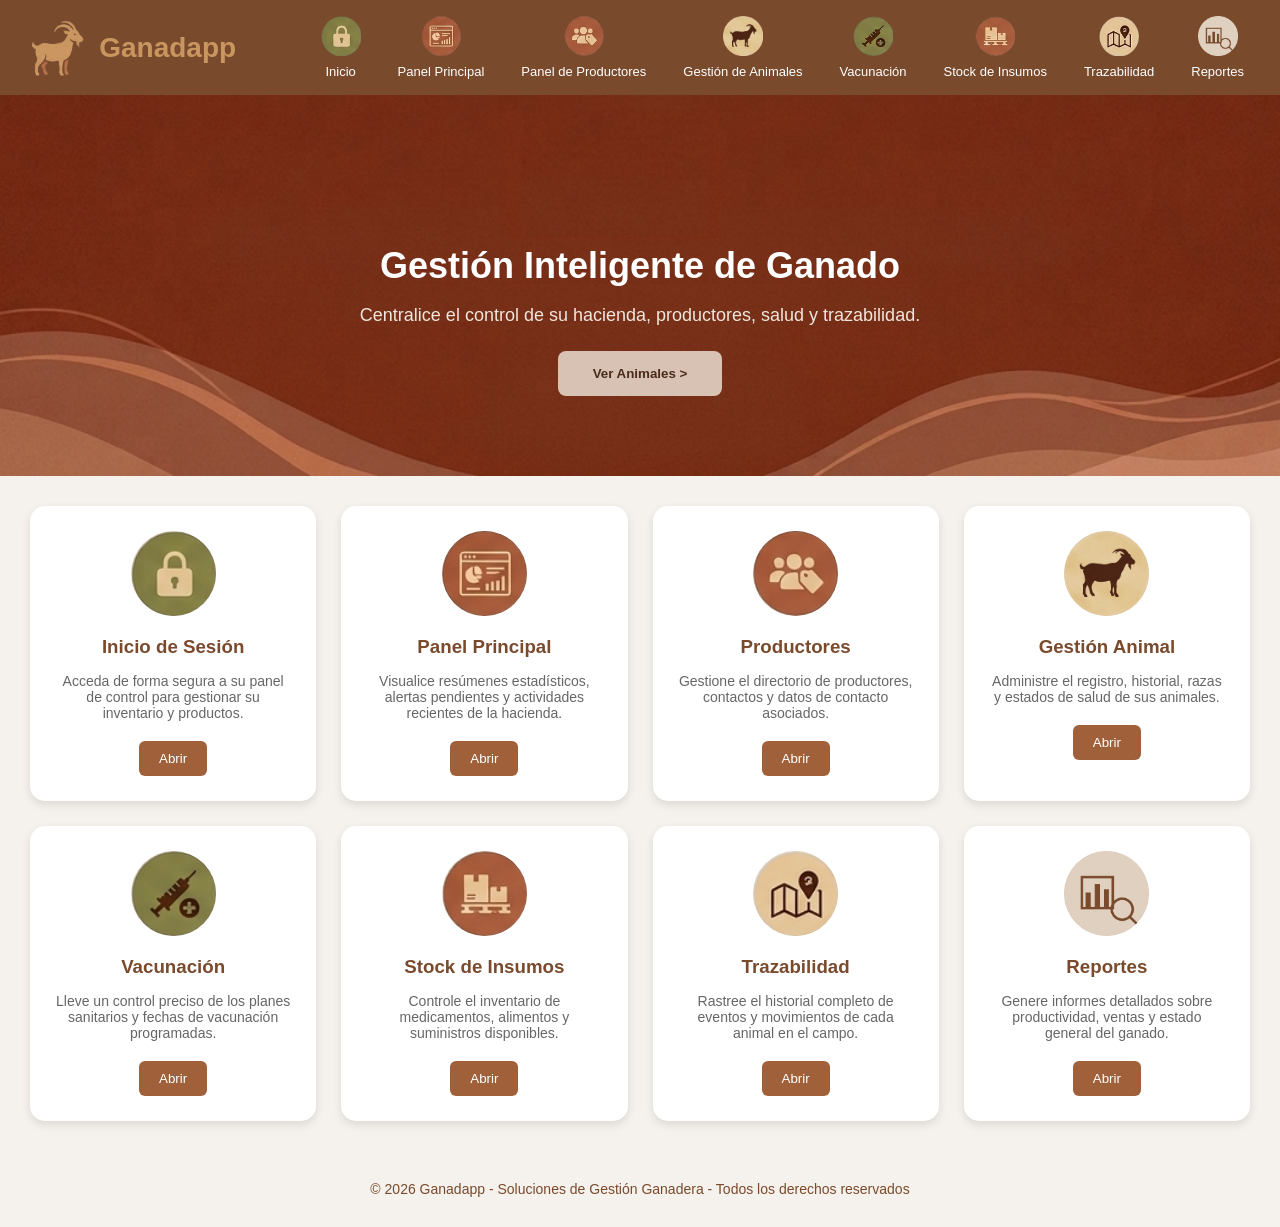
<file: 08_CODIGO_FUENTE/src/templates/index.html>
<!DOCTYPE html>
<html lang="es">

<head>
<meta charset="UTF-8">
<title>Ganadapp</title>
<link rel="stylesheet" href="../static/styles.css">
</head>

<body>

<header class="topbar">

<div class="brand">
<img src="../static/img/logo.png" alt="Logo" class="logo-main">
<span class="brand-name">Ganadapp</span>
</div>

<nav class="menu">

<button><img src="../static/img/icon-inicio.png"> Inicio</button>

<button><img src="../static/img/icon-panel.png"> Panel Principal</button>

<button><img src="../static/img/icon-productores.png"> Panel de Productores</button>

<button onclick="location.href='/animales'">
<img src="../static/img/icon-animales.png"> Gestión de Animales
</button>


<button onclick="location.href='/sanidad'">
<img src="../static/img/icon-vacunacion.png"> Vacunación
</button>

<button><img src="../static/img/icon-stock.png"> Stock de Insumos</button>

<button><img src="../static/img/icon-trazabilidad.png"> Trazabilidad</button>

<button><img src="../static/img/icon-reportes.png"> Reportes</button>

</nav>

</header>

<section class="hero">

<div class="hero-content">

<h1>Gestión Inteligente de Ganado</h1>

<p>Centralice el control de su hacienda, productores, salud y trazabilidad.</p>

<button class="btn-hero" onclick="location.href='./animales'">
Ver Animales >
</button>

</div>

</section>

<main class="grid-cards">

<div class="card">
<div class="icon-box"><img src="../static/img/icon-inicio.png"></div>
<h3>Inicio de Sesión</h3>
<p>Acceda de forma segura a su panel de control para gestionar su inventario y productos.</p>
<button>Abrir</button>
</div>

<div class="card">
<div class="icon-box"><img src="../static/img/icon-panel.png"></div>
<h3>Panel Principal</h3>
<p>Visualice resúmenes estadísticos, alertas pendientes y actividades recientes de la hacienda.</p>
<button>Abrir</button>
</div>

<div class="card">
<div class="icon-box"><img src="../static/img/icon-productores.png"></div>
<h3>Productores</h3>
<p>Gestione el directorio de productores, contactos y datos de contacto asociados.</p>
<button>Abrir</button>
</div>

<div class="card">
<div class="icon-box"><img src="../static/img/icon-animales.png"></div>
<h3>Gestión Animal</h3>
<p>Administre el registro, historial, razas y estados de salud de sus animales.</p>
<button onclick="location.href='/animales'">Abrir</button>
</div>

<div class="card">
<div class="icon-box"><img src="../static/img/icon-vacunacion.png"></div>
<h3>Vacunación</h3>
<p>Lleve un control preciso de los planes sanitarios y fechas de vacunación programadas.</p>
<button onclick="location.href='/sanidad'">Abrir</button>
</div>

<div class="card">
<div class="icon-box"><img src="../static/img/icon-stock.png"></div>
<h3>Stock de Insumos</h3>
<p>Controle el inventario de medicamentos, alimentos y suministros disponibles.</p>
<button>Abrir</button>
</div>

<div class="card">
<div class="icon-box"><img src="../static/img/icon-trazabilidad.png"></div>
<h3>Trazabilidad</h3>
<p>Rastree el historial completo de eventos y movimientos de cada animal en el campo.</p>
<button>Abrir</button>
</div>

<div class="card">
<div class="icon-box"><img src="../static/img/icon-reportes.png"></div>
<h3>Reportes</h3>
<p>Genere informes detallados sobre productividad, ventas y estado general del ganado.</p>
<button>Abrir</button>
</div>

</main>

<footer>© 2026 Ganadapp - Soluciones de Gestión Ganadera - Todos los derechos reservados</footer>

</body>
</html>
</file>
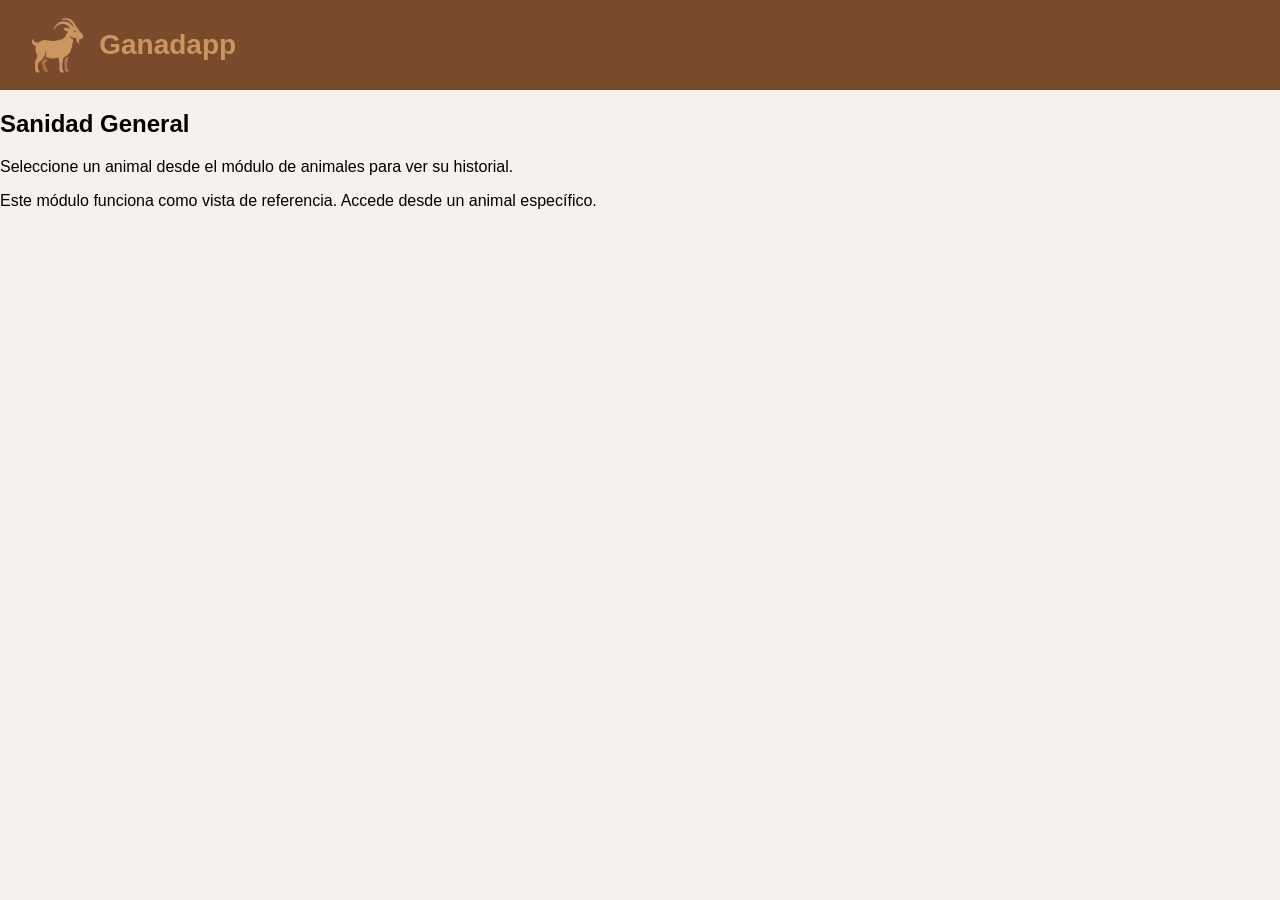
<file: 08_CODIGO_FUENTE/src/templates/sanidad.html>
<!DOCTYPE html>
<html lang="es">
<head>
    <meta charset="UTF-8">
    <title>Módulo Sanidad</title>
    <link rel="stylesheet" href="../static/styles.css">
</head>
<body>

<header class="topbar">
    <div class="brand">
        <img src="../static/img/logo.png" class="logo-main">
        <span class="brand-name">Ganadapp</span>
    </div>
</header>

<main class="container">

    <h2>Sanidad General</h2>

    <p>Seleccione un animal desde el módulo de animales para ver su historial.</p>

    <div id="sanidadGlobal">
        <p>No hay animal seleccionado.</p>
    </div>

</main>

<script>

async function cargarSanidadGlobal() {
    document.getElementById("sanidadGlobal").innerHTML =
        "<p>Este módulo funciona como vista de referencia. Accede desde un animal específico.</p>";
}

document.addEventListener("DOMContentLoaded", cargarSanidadGlobal);

</script>

</body>
</html>
</file>
<file: 08_CODIGO_FUENTE/src/static/styles.css>
body { margin: 0; font-family: Arial, sans-serif; background-color: #f5f1ec; }

/* 1. BARRA SUPERIOR (LOGO Y MENÚ) */
.topbar { background: #7a4a2d; color: white; display: flex; padding: 15px 30px; align-items: center; }
.brand { display: flex; align-items: center; gap: 15px; margin-right: auto; }

/* Logo principal más grande */
.logo-main { height: 60px !important; width: auto; } 
.brand-name { font-size: 28px; font-weight: bold; color: #ca9660; }

.menu { display: flex; gap: 25px; }
.menu button { background: none; border: none; color: white; cursor: pointer; display: flex; flex-direction: column; align-items: center; font-size: 13px; }
.menu button img { width: 40px; height: 40px; margin-bottom: 8px; }

/* 2. HERO (Mantenido intacto como estaba funcionando) */
.hero { 
    background-image: url('img/hero-bg.png'); 
    background-size: cover; 
    background-position: center; 
    padding: 140px 20px 80px 20px; 
    text-align: center; 
    color: white;
}
.hero h1 { margin: 10px 0; font-size: 36px; }
.hero p { font-size: 18px; color: #f0e6dd; margin-bottom: 25px; }
.btn-hero { background: #d7c2b3; color: #4a2c1a; border: none; padding: 15px 35px; border-radius: 8px; font-weight: bold; cursor: pointer; }

/* 3. CARDS (ICONOS AJUSTADOS PARA OCUPAR TODO) */
.grid-cards { display: grid; grid-template-columns: repeat(4, 1fr); gap: 25px; padding: 30px; }
.card { background: white; padding: 25px; border-radius: 15px; box-shadow: 0 4px 10px rgba(0,0,0,0.1); display: flex; flex-direction: column; align-items: center; text-align: center; }

/* Círculo de icono */
.icon-box { 
    width: 85px; 
    height: 85px; 
    background: #e0d0c0; 
    border-radius: 50%; 
    display: flex; 
    align-items: center; 
    justify-content: center; 
    margin-bottom: 15px;
    overflow: hidden; /* Asegura que el contenido no se salga */
}

/* Icono dentro de la card ocupando el 100% del espacio */
.icon-box img { 
    width: 100%; 
    height: 100%; 
    object-fit: cover; 
}

.card h3 { margin: 5px 0; color: #7a4a2d; }
.card p { font-size: 14px; color: #666; margin: 10px 0 20px; }
.card button { background: #a0603a; color: white; border: none; padding: 10px 20px; border-radius: 6px; cursor: pointer; }

footer { text-align: center; padding: 30px; color: #7a4a2d; font-size: 14px; }
</file>
